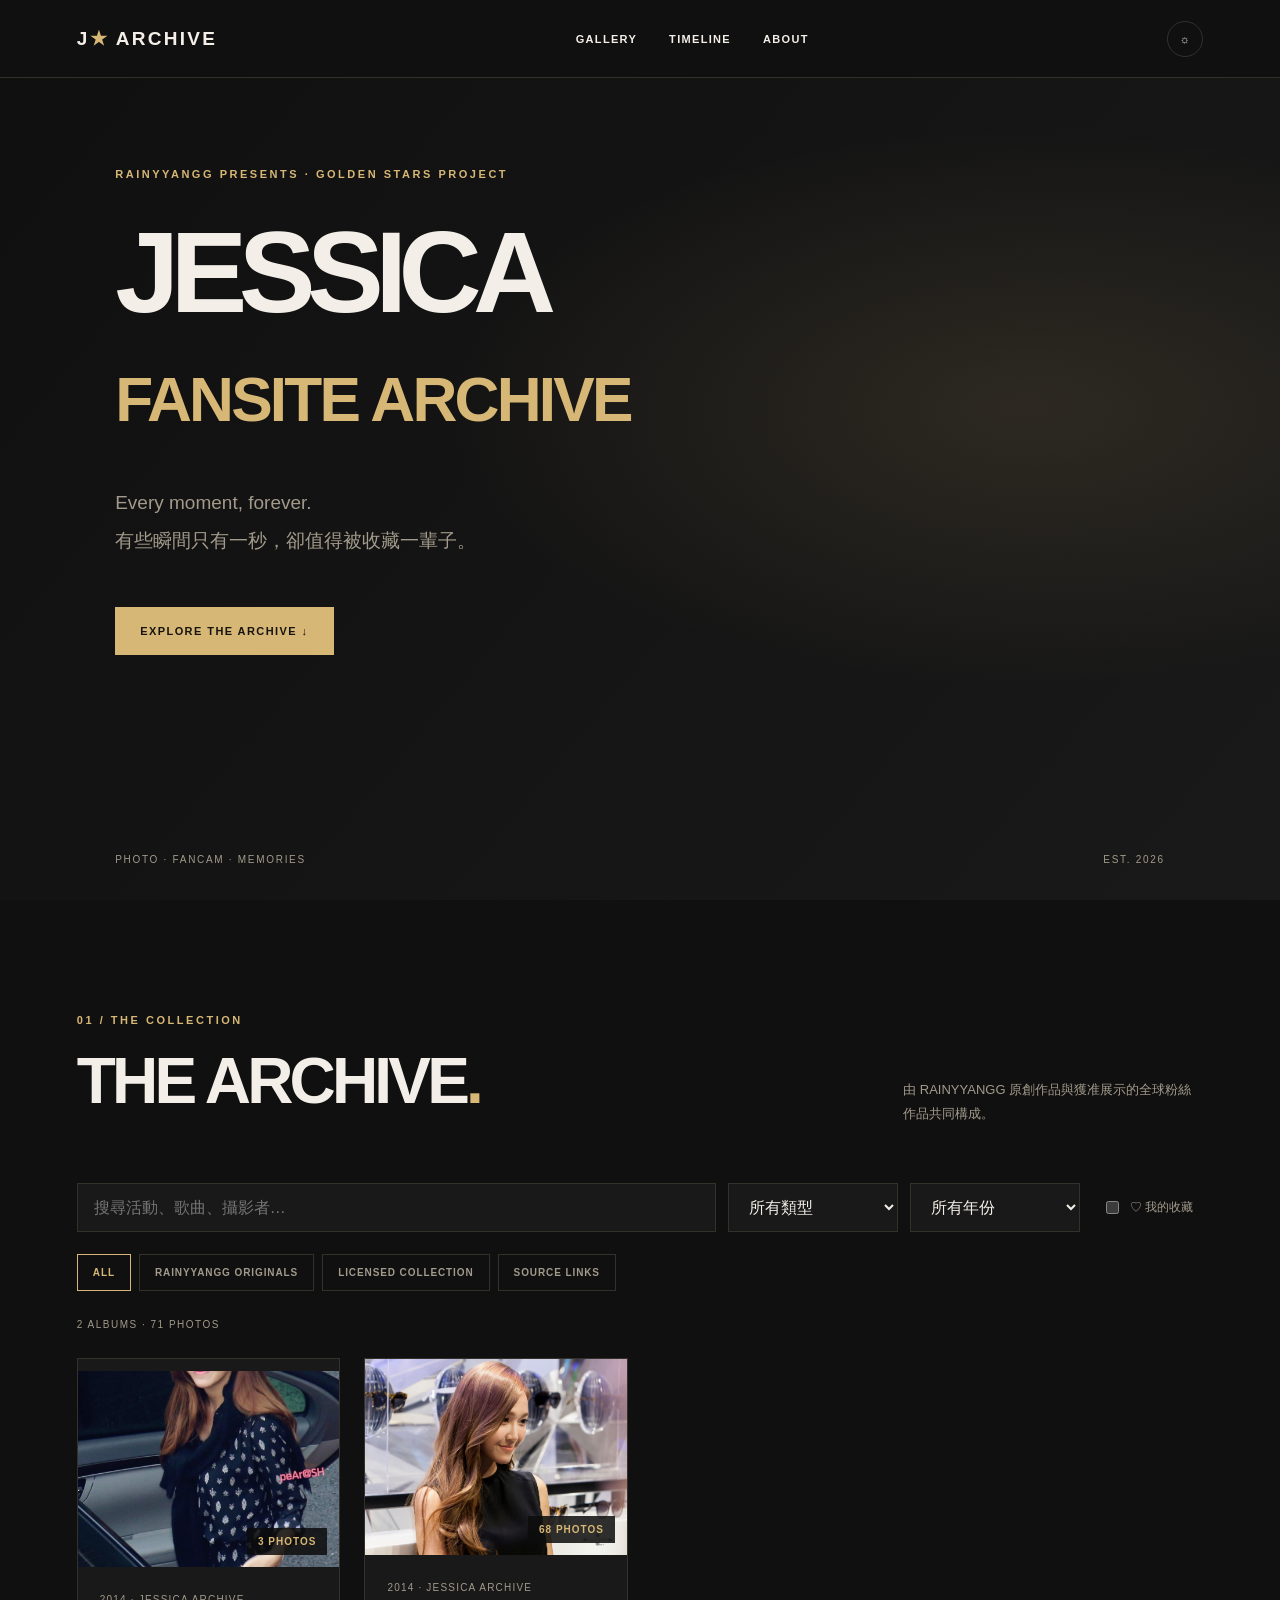
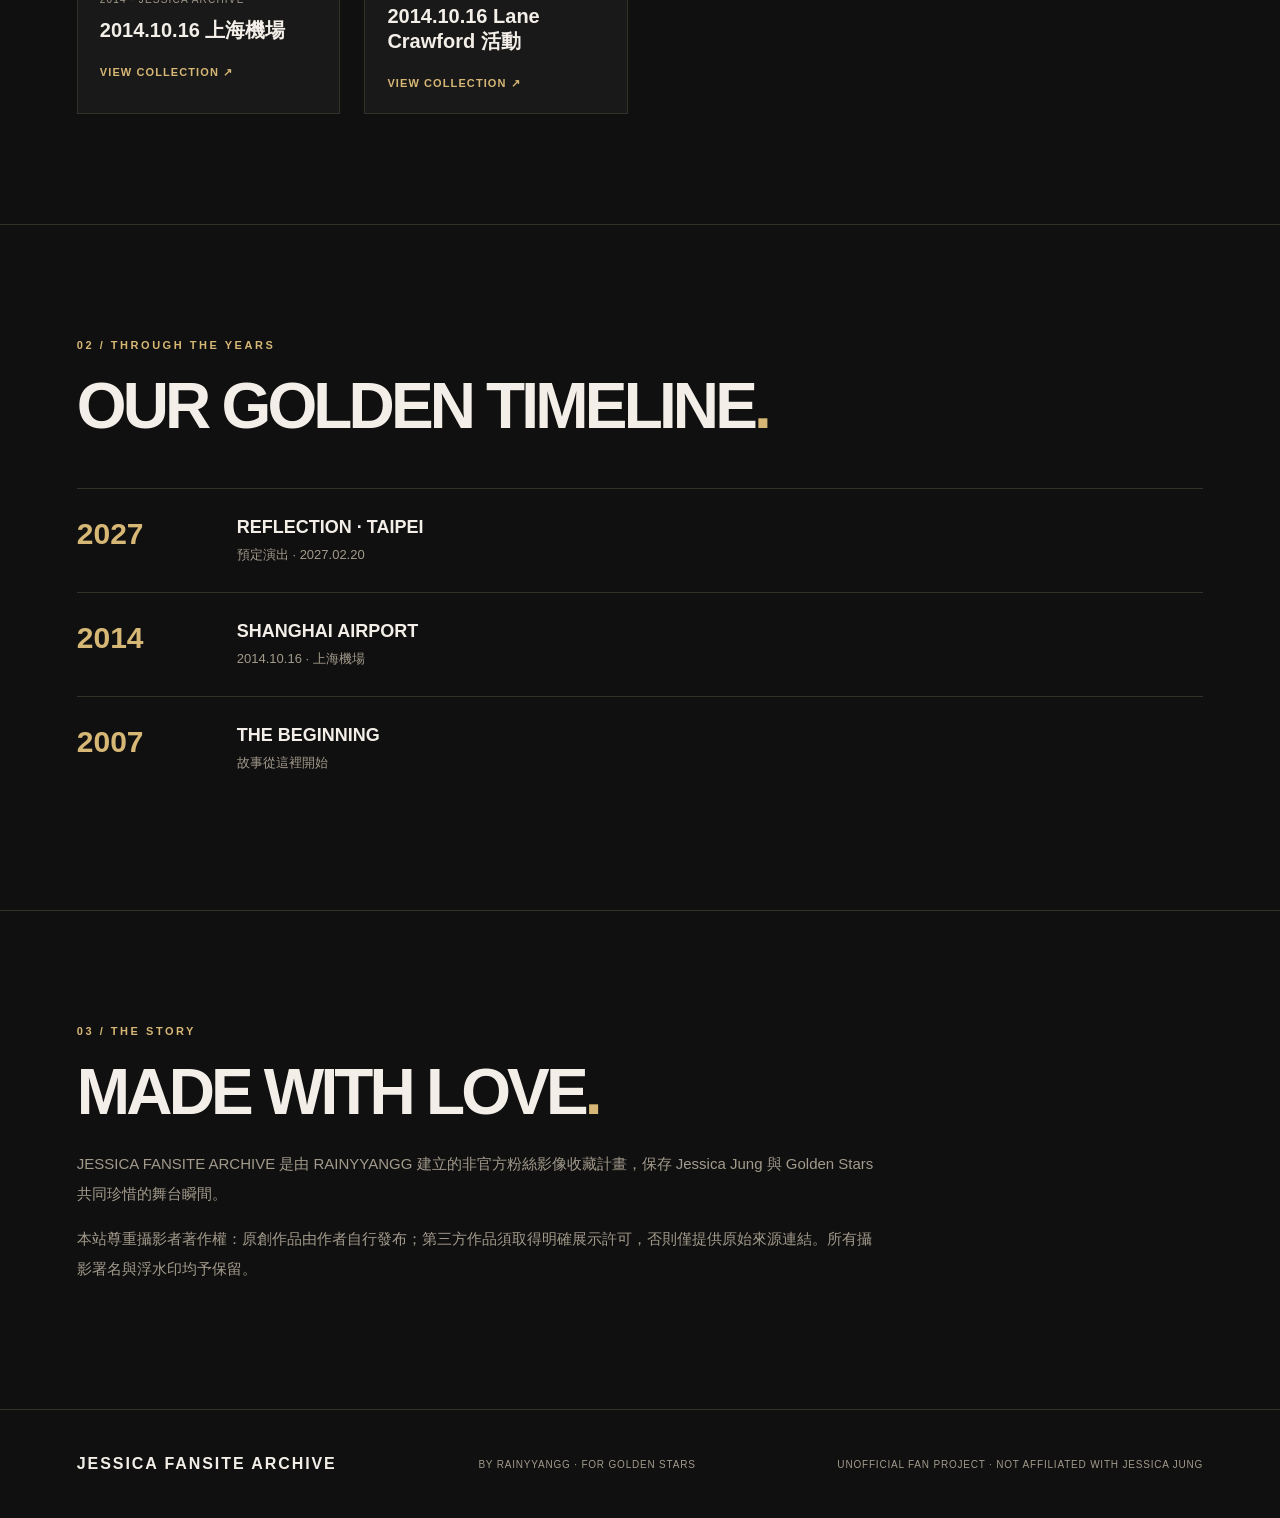
<file: index.html>
<!doctype html><html lang="zh-Hant"><head><meta charset="utf-8"><meta name="viewport" content="width=device-width,initial-scale=1"><meta name="theme-color" content="#101010"><meta name="description" content="JESSICA FANSITE ARCHIVE — a fan-made photo and fancam collection by RAINYYANGG"><title>JESSICA FANSITE ARCHIVE | RAINYYANGG</title><link rel="stylesheet" href="style.css"></head><body><header class="nav"><a class="brand" href="#home">J<span>★</span> ARCHIVE</a><nav><a href="#gallery">GALLERY</a><a href="#timeline">TIMELINE</a><a href="#about">ABOUT</a></nav><button id="theme" aria-label="切換深淺色">☼</button></header><main id="home"><section class="hero"><div class="eyebrow">RAINYYANGG PRESENTS · GOLDEN STARS PROJECT</div><h1>JESSICA<br><em>FANSITE ARCHIVE</em></h1><p>Every moment, forever.<br>有些瞬間只有一秒，卻值得被收藏一輩子。</p><a class="primary" href="#gallery">EXPLORE THE ARCHIVE ↓</a><div class="hero-foot"><span>PHOTO · FANCAM · MEMORIES</span><span>EST. 2026</span></div></section><section id="gallery" class="section"><div class="section-heading"><div><span class="eyebrow">01 / THE COLLECTION</span><h2>THE ARCHIVE<span class="gold">.</span></h2></div><p>由 RAINYYANGG 原創作品與獲准展示的全球粉絲作品共同構成。</p></div><div class="tools"><input id="search" type="search" placeholder="搜尋活動、歌曲、攝影者…" aria-label="搜尋作品"><select id="type" aria-label="作品類型"><option value="all">所有類型</option><option value="photo">飯拍照片</option><option value="video">Fancam 影片</option></select><select id="year" aria-label="年份"><option value="all">所有年份</option></select><label class="fav-label"><input id="favorites" type="checkbox"> ♡ 我的收藏</label></div><div id="filters" class="filters"><button class="active" data-category="all">ALL</button><button data-category="original">RAINYYANGG ORIGINALS</button><button data-category="licensed">LICENSED COLLECTION</button><button data-category="linked">SOURCE LINKS</button></div><div id="count" class="count" aria-live="polite"></div><div id="galleryGrid" class="gallery"></div><div id="empty" class="empty" hidden>尚無符合條件的作品。<br><small>第一版尚未加入未經授權的飯拍；妳可以在 data.js 中新增自己的作品。</small></div></section><section id="timeline" class="section timeline"><span class="eyebrow">02 / THROUGH THE YEARS</span><h2>OUR GOLDEN TIMELINE<span class="gold">.</span></h2><div id="timelineList" class="timeline-list"></div></section><section id="about" class="section about"><span class="eyebrow">03 / THE STORY</span><h2>MADE WITH LOVE<span class="gold">.</span></h2><p>JESSICA FANSITE ARCHIVE 是由 RAINYYANGG 建立的非官方粉絲影像收藏計畫，保存 Jessica Jung 與 Golden Stars 共同珍惜的舞台瞬間。</p><p>本站尊重攝影者著作權：原創作品由作者自行發布；第三方作品須取得明確展示許可，否則僅提供原始來源連結。所有攝影署名與浮水印均予保留。</p></section></main><footer><strong>JESSICA FANSITE ARCHIVE</strong><span>BY RAINYYANGG · FOR GOLDEN STARS</span><small>UNOFFICIAL FAN PROJECT · NOT AFFILIATED WITH JESSICA JUNG</small></footer><dialog id="detail"><button id="close" class="close" aria-label="關閉">✕</button><div id="detailBody"></div></dialog><script src="data.js"></script><script src="app.js"></script></body></html>
</file>
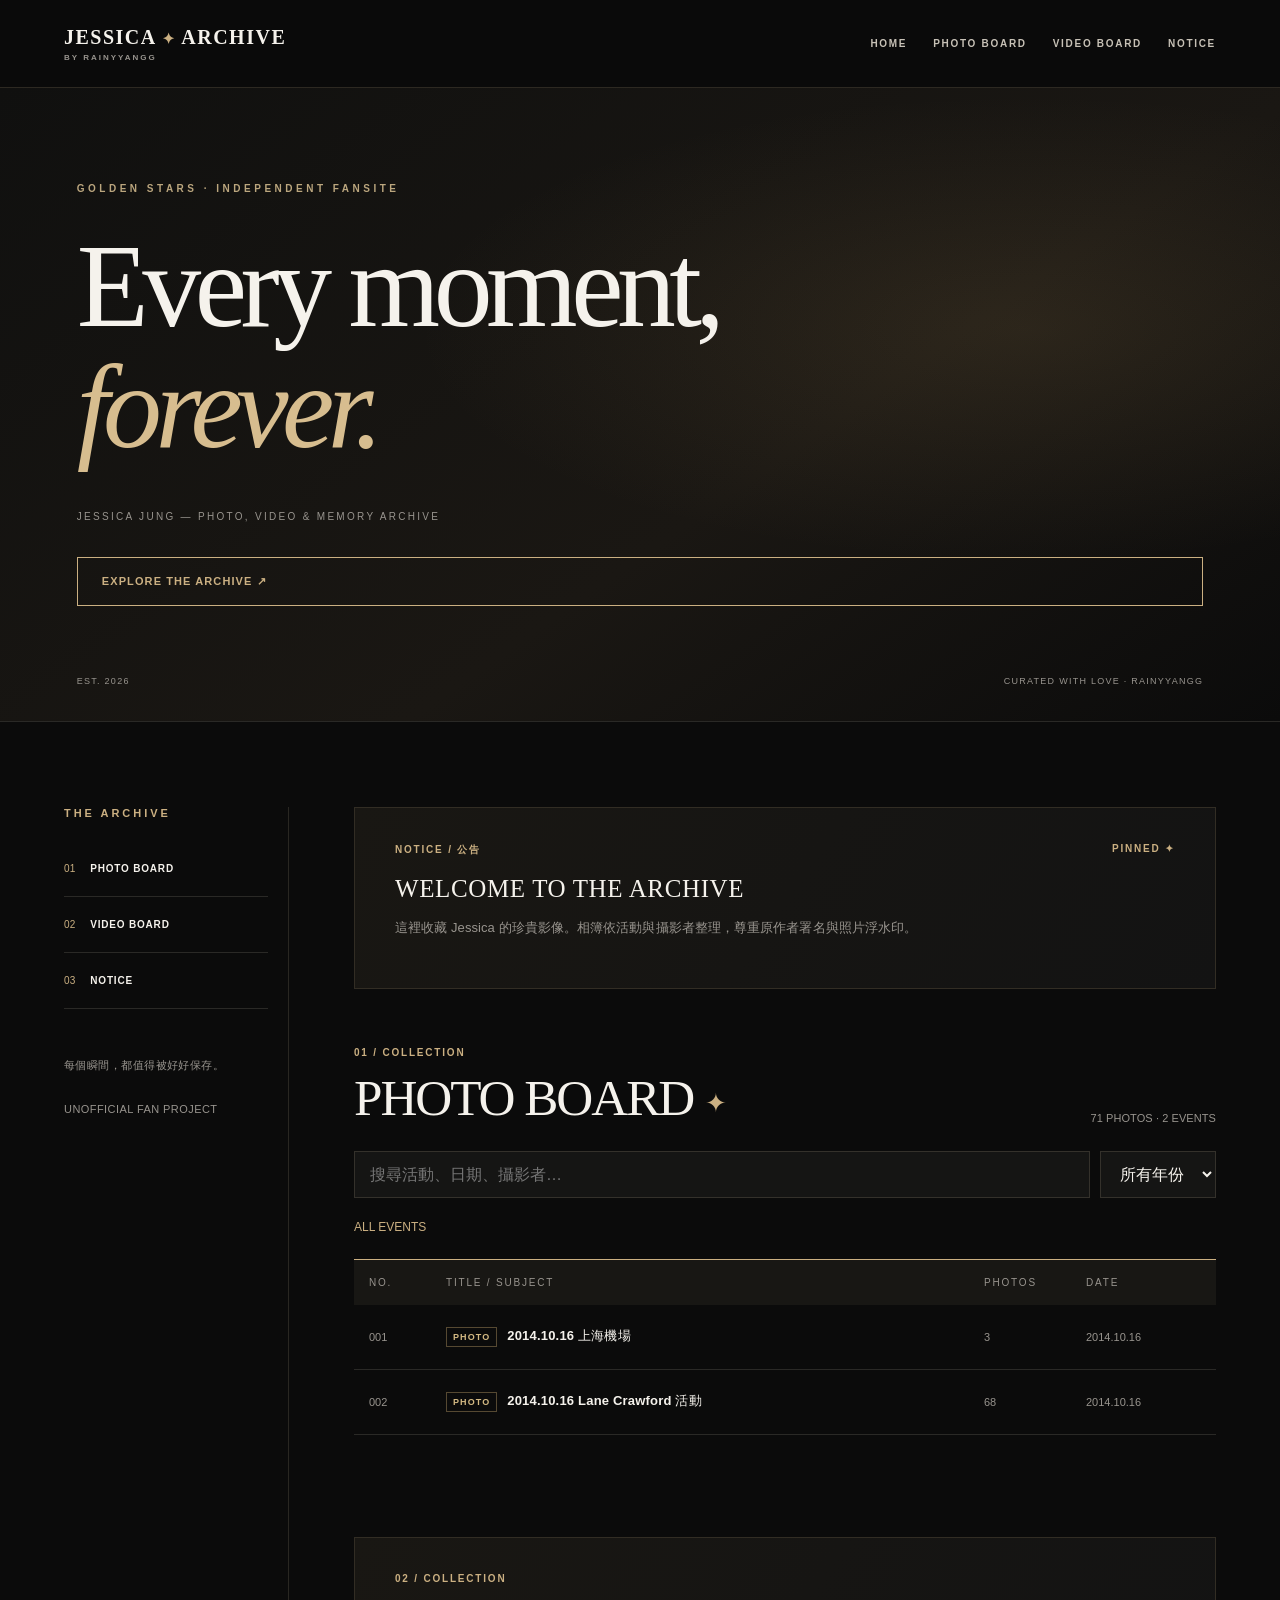
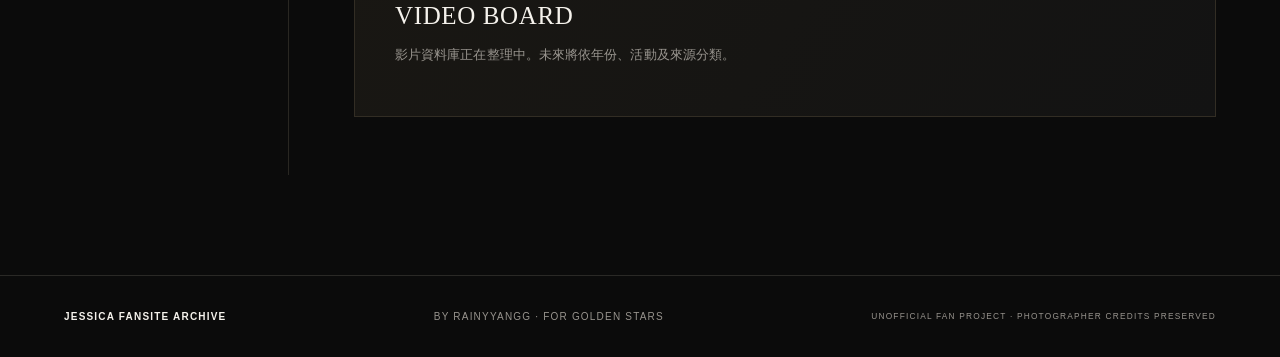
<file: v2/index.html>
<!doctype html><html lang="zh-Hant"><head><meta charset="utf-8"><meta name="viewport" content="width=device-width,initial-scale=1"><meta name="theme-color" content="#10100f"><title>JESSICA FANSITE ARCHIVE 2.0 | RAINYYANGG</title><link rel="stylesheet" href="style.css"></head><body><header class="top"><a class="logo" href="#home">JESSICA<span>✦</span>ARCHIVE <small>BY RAINYYANGG</small></a><nav><a href="#home">HOME</a><a href="#photo">PHOTO BOARD</a><a href="#video">VIDEO BOARD</a><a href="#notice">NOTICE</a></nav></header><main><section class="hero" id="home"><div class="kicker">GOLDEN STARS · INDEPENDENT FANSITE</div><h1>Every moment,<br><i>forever.</i></h1><p>JESSICA JUNG — PHOTO, VIDEO & MEMORY ARCHIVE</p><a class="cta" href="#photo">EXPLORE THE ARCHIVE ↗</a><div class="hero-bottom"><span>EST. 2026</span><span>CURATED WITH LOVE · RAINYYANGG</span></div></section><div class="layout"><aside><div class="side-title">THE ARCHIVE</div><a href="#photo">01 <span>PHOTO BOARD</span></a><a href="#video">02 <span>VIDEO BOARD</span></a><a href="#notice">03 <span>NOTICE</span></a><div class="side-note">每個瞬間，都值得被好好保存。<br><br>UNOFFICIAL FAN PROJECT</div></aside><div class="content"><section id="notice" class="panel"><div class="section-top"><span class="label">NOTICE / 公告</span><span class="label">PINNED ✦</span></div><h2>WELCOME TO THE ARCHIVE</h2><p>這裡收藏 Jessica 的珍貴影像。相簿依活動與攝影者整理，尊重原作者署名與照片浮水印。</p></section><section id="photo" class="board"><div class="board-heading"><div><div class="label">01 / COLLECTION</div><h2>PHOTO BOARD<span>✦</span></h2></div><div id="total" class="stat"></div></div><div class="toolbar"><input id="search" placeholder="搜尋活動、日期、攝影者…" aria-label="搜尋相簿"><select id="year"><option value="">所有年份</option></select></div><div id="breadcrumbs" class="breadcrumbs"></div><div class="board-table"><div class="board-header"><span>NO.</span><span>TITLE / SUBJECT</span><span>PHOTOS</span><span>DATE</span></div><div id="rows"></div></div><div id="photoGrid" class="photo-grid" hidden></div><p id="empty" class="empty" hidden>沒有符合的內容。</p></section><section id="video" class="panel secondary"><div class="label">02 / COLLECTION</div><h2>VIDEO BOARD</h2><p>影片資料庫正在整理中。未來將依年份、活動及來源分類。</p></section></div></div></main><footer><b>JESSICA FANSITE ARCHIVE</b><span>BY RAINYYANGG · FOR GOLDEN STARS</span><small>UNOFFICIAL FAN PROJECT · PHOTOGRAPHER CREDITS PRESERVED</small></footer><dialog id="lightbox"><button id="close" aria-label="關閉">✕</button><div id="detail"></div></dialog><script src="../data.js"></script><script src="app.js"></script></body></html>
</file>
<file: style.css>
:root{font-family:Inter,-apple-system,BlinkMacSystemFont,"Noto Sans TC",sans-serif;color-scheme:dark;--bg:#101010;--surface:#191919;--text:#f3efe8;--muted:#a29a8b;--line:#34312b;--gold:#d7b775}*{box-sizing:border-box}html{scroll-behavior:smooth}body{margin:0;background:var(--bg);color:var(--text);transition:background .2s,color .2s}body.light{--bg:#f7f3eb;--surface:#fff;--text:#201d18;--muted:#756d61;--line:#ded5c6;color-scheme:light}button,input,select{font:inherit}button{cursor:pointer}a{color:inherit;text-decoration:none}.gold,.brand span{color:var(--gold)}.nav{height:78px;display:flex;align-items:center;justify-content:space-between;padding:0 clamp(20px,6vw,100px);border-bottom:1px solid var(--line);position:sticky;top:0;background:var(--bg);z-index:5}.brand{font-size:19px;font-weight:800;letter-spacing:.12em}.nav nav{display:flex;gap:32px}.nav nav a,.nav button{font-size:11px;letter-spacing:.12em;font-weight:700}.nav nav a:hover{color:var(--gold)}.nav button{border:1px solid var(--line);background:none;color:var(--text);border-radius:50%;width:36px;height:36px}.hero{min-height:680px;min-height:calc(100svh - 78px);display:flex;flex-direction:column;justify-content:center;padding:90px clamp(20px,9vw,160px) 35px;background:radial-gradient(ellipse at 80% 40%,rgba(215,183,117,.12),transparent 40%),linear-gradient(130deg,var(--bg),var(--surface));position:relative}.eyebrow{font-size:11px;font-weight:750;color:var(--gold);letter-spacing:.23em}.hero h1{font-size:clamp(55px,9vw,145px);line-height:.95;letter-spacing:-.075em;margin:38px 0 28px;font-weight:850}.hero h1 em{font-style:normal;color:var(--gold);font-size:.54em;letter-spacing:-.045em}.hero p{font-size:clamp(15px,1.5vw,19px);color:var(--muted);line-height:2}.primary{align-self:flex-start;background:var(--gold);color:#17140f;padding:18px 25px;margin-top:28px;font-size:11px;font-weight:850;letter-spacing:.13em}.primary:hover{background:#f0d39a}.hero-foot{display:flex;justify-content:space-between;margin-top:auto;padding-top:65px;font-size:10px;color:var(--muted);letter-spacing:.17em}.section{max-width:1450px;margin:auto;padding:110px clamp(20px,6vw,100px)}.section h2{font-size:clamp(36px,5vw,70px);letter-spacing:-.06em;margin:16px 0 20px}.section-heading{display:flex;justify-content:space-between;align-items:end;gap:30px}.section-heading p{max-width:300px;color:var(--muted);font-size:13px;line-height:1.8}.tools{display:flex;flex-wrap:wrap;gap:12px;margin:45px 0 22px}.tools input[type=search],.tools select{border:1px solid var(--line);background:var(--surface);color:var(--text);padding:14px 16px;border-radius:0;min-width:170px}.tools input[type=search]{flex:1;min-width:220px}.fav-label{display:flex;align-items:center;gap:8px;color:var(--muted);font-size:12px;padding:0 10px}.filters{display:flex;gap:8px;flex-wrap:wrap}.filters button{border:1px solid var(--line);background:transparent;color:var(--muted);font-size:10px;font-weight:750;letter-spacing:.09em;padding:12px 15px}.filters button.active,.filters button:hover{border-color:var(--gold);color:var(--gold)}.count{font-size:10px;letter-spacing:.15em;color:var(--muted);margin:28px 0}.gallery{columns:3 260px;column-gap:20px}.work{break-inside:avoid;margin:0 0 22px;background:var(--surface);border:1px solid var(--line)}.work-image{position:relative}.work-image img{display:block;width:100%;height:auto;min-height:250px;object-fit:cover}.work-tag{position:absolute;top:14px;left:14px;background:rgba(16,16,16,.84);color:var(--gold);padding:9px 11px;font-size:9px;letter-spacing:.13em;font-weight:750}.placeholder{min-height:310px;display:flex;flex-direction:column;align-items:center;justify-content:center;background:linear-gradient(140deg,#1c1b19,#343027);gap:15px;color:var(--gold)}.placeholder span{font-size:55px}.placeholder small{font-size:10px;letter-spacing:.25em}.work-info{padding:20px}.work-year,.work-credit{font-size:11px;color:var(--muted)}.work h3{font-size:20px;margin:12px 0}.work-actions{display:flex;align-items:center;justify-content:space-between;margin-top:20px}.work-actions button{background:none;border:0;color:var(--gold);font-size:11px;font-weight:800}.work-actions .heart{font-size:25px}.empty{text-align:center;padding:90px 15px;border:1px solid var(--line);font-size:18px;letter-spacing:.08em}.empty small{display:block;margin-top:18px;font-size:12px;letter-spacing:0;color:var(--muted);line-height:1.8}.timeline{border-top:1px solid var(--line)}.timeline-list{margin-top:45px}.time-item{display:grid;grid-template-columns:140px 1fr;border-top:1px solid var(--line);padding:28px 0;gap:20px}.time-year{color:var(--gold);font-size:30px;font-weight:800}.time-item h3{margin:0 0 8px;font-size:18px}.time-item p{margin:0;color:var(--muted);font-size:13px}.about{border-top:1px solid var(--line)}.about p{max-width:800px;color:var(--muted);line-height:2;font-size:15px}footer{padding:45px clamp(20px,6vw,100px);border-top:1px solid var(--line);display:flex;flex-wrap:wrap;justify-content:space-between;gap:15px;align-items:center}footer strong{letter-spacing:.12em}footer span,footer small{font-size:10px;letter-spacing:.08em;color:var(--muted)}dialog{background:var(--surface);color:var(--text);border:1px solid var(--gold);padding:30px;max-width:min(850px,92vw);max-height:90vh}dialog::backdrop{background:rgba(0,0,0,.85)}.close{float:right;background:none;color:var(--gold);border:0;font-size:22px}.detail-media img{max-width:100%;max-height:65vh;display:block;margin:auto}.detail-media{text-align:center;color:var(--gold);padding:30px}.detail-info h2{font-size:28px}.detail-info p{color:var(--muted);line-height:1.7}.detail-info a{color:var(--gold);font-weight:700;font-size:12px}@media(max-width:650px){.nav{height:65px;padding:0 18px}.nav nav{gap:12px}.nav nav a{font-size:9px}.brand{font-size:13px}.hero{min-height:640px;padding:75px 22px 30px}.hero h1{font-size:clamp(44px,11vw,70px)}.hero-foot{font-size:8px}.section{padding:75px 20px}.section-heading{display:block}.tools{margin-top:25px}.tools select{flex:1}.time-item{grid-template-columns:90px 1fr}.time-year{font-size:23px}footer{display:block}footer>*{display:block;margin:0 0 12px}}
/* Event albums: covers first, photos inside */
.gallery.album-view{columns:initial;display:grid;grid-template-columns:repeat(auto-fill,minmax(260px,1fr));gap:24px}.album-card{display:block;text-align:left;padding:0;border:1px solid var(--line);background:var(--surface);color:var(--text);width:100%;overflow:hidden;transition:transform .2s,border-color .2s}.album-card:hover{transform:translateY(-4px);border-color:var(--gold)}.album-cover{aspect-ratio:4/3;position:relative;overflow:hidden;background:#27231d;display:flex;align-items:center;justify-content:center;color:var(--gold);font-size:48px}.album-cover img{width:100%;height:100%;object-fit:cover;display:block;transition:transform .3s}.album-card:hover img{transform:scale(1.04)}.album-quantity{position:absolute;bottom:12px;right:12px;background:rgba(12,12,12,.85);padding:8px 11px;color:var(--gold);font-size:10px;font-weight:800;letter-spacing:.1em}.album-info{padding:22px}.album-info small{font-size:10px;color:var(--muted);letter-spacing:.12em}.album-info h3{font-size:20px;margin:10px 0 18px}.album-info>span{font-size:11px;color:var(--gold);font-weight:800;letter-spacing:.1em}.gallery.photo-view{columns:initial;display:grid;grid-template-columns:repeat(auto-fill,minmax(180px,1fr));gap:14px}.photo-view .work{margin:0}.photo-view .work-image img{height:230px;min-height:0;object-fit:cover}.photo-view .work-info{padding:12px}.photo-view .work h3{font-size:13px}.photo-view .work-year,.photo-view .work-credit{font-size:10px}.photo-view .work-actions{margin-top:10px}.photo-view .work-tag{font-size:8px;padding:6px}.album-back{grid-column:1/-1;justify-self:start;border:1px solid var(--gold);background:none;color:var(--gold);padding:12px 16px;font-size:12px}.album-heading{grid-column:1/-1}.album-heading h3{font-size:clamp(22px,3vw,36px);margin:4px 0}.album-heading p{color:var(--muted);font-size:12px}@media(max-width:650px){.gallery.album-view{grid-template-columns:repeat(2,minmax(0,1fr));gap:12px}.album-info{padding:12px}.album-info h3{font-size:14px}.album-info small,.album-info>span{font-size:9px}.gallery.photo-view{grid-template-columns:repeat(2,minmax(0,1fr));gap:9px}.photo-view .work-image img{height:175px}.photo-view .work-info{padding:9px}.photo-view .work h3{font-size:12px}}
</file>
<file: v2/style.css>
:root{--bg:#10100f;--card:#191816;--line:#373127;--text:#f6f2e9;--muted:#aaa092;--gold:#d8b876;font-family:Inter,-apple-system,BlinkMacSystemFont,"Noto Sans TC",sans-serif}*{box-sizing:border-box}html{scroll-behavior:smooth}body{margin:0;background:var(--bg);color:var(--text)}a{color:inherit;text-decoration:none}button,input,select{font:inherit}.top{position:sticky;top:0;z-index:4;background:#10100ff2;backdrop-filter:blur(12px);border-bottom:1px solid var(--line);min-height:76px;display:flex;justify-content:space-between;align-items:center;padding:15px max(5vw,20px);gap:20px}.logo{font-size:18px;font-weight:900;letter-spacing:.08em}.logo span{color:var(--gold);margin:0 5px}.logo small{display:block;font-size:9px;letter-spacing:.2em;color:var(--muted);margin-top:4px}.top nav{display:flex;gap:26px}.top nav a{font-size:10px;letter-spacing:.13em;font-weight:800}.top nav a:hover{color:var(--gold)}.hero{min-height:430px;padding:76px max(6vw,24px) 25px;background:radial-gradient(circle at 80% 40%,#5a452638,transparent 38%),linear-gradient(120deg,#131210,#211d17);border-bottom:1px solid var(--line)}.kicker,.label{font-size:10px;font-weight:800;letter-spacing:.18em;color:var(--gold)}.hero h1{font-size:clamp(54px,8vw,116px);line-height:.95;letter-spacing:-.065em;margin:32px 0 24px}.hero h1 i{color:var(--gold);font-style:normal}.hero p{font-size:11px;color:var(--muted);letter-spacing:.15em}.cta{display:inline-block;margin-top:25px;background:var(--gold);color:#16130e;padding:15px 20px;font-size:11px;font-weight:900;letter-spacing:.1em}.hero-bottom{display:flex;justify-content:space-between;margin-top:55px;color:var(--muted);font-size:9px;letter-spacing:.14em}.layout{display:grid;grid-template-columns:210px minmax(0,1fr);gap:45px;max-width:1450px;padding:65px 5vw 100px;margin:auto}aside{border-right:1px solid var(--line);padding-right:20px}.side-title{font-size:11px;letter-spacing:.15em;color:var(--gold);font-weight:900;margin-bottom:22px}aside a{display:flex;gap:15px;padding:17px 0;border-bottom:1px solid var(--line);font-size:10px;color:var(--gold)}aside a span{color:var(--text);font-weight:800;letter-spacing:.08em}.side-note{font-size:11px;color:var(--muted);line-height:2;margin-top:45px}.panel{background:var(--card);border:1px solid var(--line);padding:26px 30px;margin-bottom:58px}.section-top{display:flex;justify-content:space-between}.panel h2{font-size:21px;letter-spacing:.02em;margin:18px 0 10px}.panel p{font-size:13px;color:var(--muted);line-height:1.9}.board-heading{display:flex;justify-content:space-between;align-items:end}.board-heading h2{font-size:clamp(30px,4vw,54px);margin:10px 0 24px;letter-spacing:-.05em}.board-heading h2 span{color:var(--gold);margin-left:12px}.stat{font-size:11px;color:var(--muted);margin-bottom:27px}.toolbar{display:flex;gap:10px;margin-bottom:22px}.toolbar input,.toolbar select{background:var(--card);color:var(--text);border:1px solid var(--line);padding:13px 15px}.toolbar input{flex:1;min-width:0}.breadcrumbs{min-height:24px;font-size:12px;color:var(--gold);margin-bottom:15px}.breadcrumbs button{background:none;border:0;color:var(--gold);cursor:pointer;padding:0 7px 0 0}.board-table{border-top:2px solid var(--gold)}.board-header,.board-row{display:grid;grid-template-columns:65px minmax(0,1fr) 90px 115px;gap:12px;align-items:center}.board-header{background:#201d18;padding:17px 15px;font-size:10px;color:var(--muted);letter-spacing:.1em}.board-row{width:100%;border:0;border-bottom:1px solid var(--line);padding:19px 15px;background:transparent;color:var(--text);text-align:left;cursor:pointer}.board-row:hover{background:#211e18}.board-row .no,.board-row .meta{font-size:11px;color:var(--muted)}.board-row .title{font-size:13px;font-weight:750;overflow-wrap:anywhere}.tag{display:inline-block;color:var(--gold);font-size:9px;letter-spacing:.08em;border:1px solid #64502c;padding:4px 6px;margin-right:10px}.photo-grid{display:grid;grid-template-columns:repeat(auto-fill,minmax(175px,1fr));gap:15px;margin-top:22px}.photo-card{background:var(--card);border:1px solid var(--line);padding:0;color:var(--text);text-align:left;cursor:pointer}.photo-card img{width:100%;aspect-ratio:3/4;object-fit:cover;display:block}.photo-card div{padding:12px;font-size:11px;color:var(--muted)}.empty{color:var(--muted);padding:30px}.secondary{margin-top:80px}footer{border-top:1px solid var(--line);padding:35px 5vw;display:flex;gap:20px;flex-wrap:wrap;justify-content:space-between;font-size:10px;color:var(--muted)}footer b{color:var(--text);letter-spacing:.12em}dialog{max-width:min(1000px,95vw);max-height:95vh;background:var(--card);border:1px solid var(--gold);color:var(--text)}dialog::backdrop{background:#000d}#close{float:right;border:0;background:none;color:var(--gold);font-size:25px;cursor:pointer}#detail img{display:block;max-width:100%;max-height:75vh;margin:25px auto}#detail p{color:var(--muted);font-size:13px}@media(max-width:760px){.top{align-items:flex-start;flex-direction:column;gap:14px}.top nav{width:100%;overflow-x:auto;gap:17px;white-space:nowrap}.top nav a{font-size:9px}.hero{min-height:390px}.layout{display:block;padding:40px 16px 70px}aside{border:0;border-bottom:1px solid var(--line);padding:0 0 20px;margin-bottom:35px}aside a{display:inline-flex;margin-right:16px}.side-note{display:none}.panel{padding:20px}.board-header,.board-row{grid-template-columns:35px minmax(0,1fr) 50px;gap:8px;padding:15px 8px}.board-header span:last-child,.board-row .date{display:none}.tag{display:block;width:max-content;margin-bottom:6px}.toolbar{flex-wrap:wrap}.toolbar select{width:100%}.photo-grid{grid-template-columns:repeat(2,minmax(0,1fr));gap:9px}}

/* V2.1 — premium Korean fansite editorial refinement */
:root{--bg:#0b0b0b;--card:#141414;--line:#2a2926;--text:#f5f2ec;--muted:#98948e;--gold:#cbb082}
body{background:var(--bg);letter-spacing:.005em}
.top{min-height:88px;background:rgba(11,11,11,.95);border-bottom:1px solid #2d2922}
.logo{font-family:Georgia,"Times New Roman",serif;font-size:20px;font-weight:600;letter-spacing:.075em}
.logo span{font-size:15px}.logo small{font-family:Inter,-apple-system,sans-serif;font-size:8px;font-weight:600;letter-spacing:.25em}
.top nav a{font-weight:650;letter-spacing:.17em;color:#c7c1b6;transition:color .2s}
.hero{min-height:590px;display:flex;flex-direction:column;justify-content:center;background:radial-gradient(ellipse at 80% 38%,rgba(175,142,86,.13),transparent 42%),linear-gradient(145deg,#10100f,#1a1713 60%,#0b0b0b);padding-top:95px;padding-bottom:35px}
.hero .kicker{letter-spacing:.35em;color:#bba67e}
.hero h1{font-family:Georgia,"Times New Roman",serif;font-weight:400;font-size:clamp(64px,9.2vw,150px);line-height:1.03;letter-spacing:-.055em;margin:32px 0}
.hero h1 i{font-style:italic;font-weight:400;color:#d7bd8f}
.hero p{font-size:10px;letter-spacing:.23em}
.cta{background:transparent;border:1px solid var(--gold);color:var(--gold);padding:17px 24px;transition:background .2s,color .2s}
.cta:hover{background:var(--gold);color:#111}
.hero-bottom{margin-top:auto;padding-top:70px}
.layout{max-width:1510px;grid-template-columns:225px minmax(0,1fr);gap:65px;padding-top:85px}
aside{border-right-color:#292722}
.side-title{letter-spacing:.27em}
aside a{padding:22px 0;font-size:10px}
.side-note{letter-spacing:.04em}
.panel{background:linear-gradient(125deg,#191713,#131313);border:1px solid #322d24;padding:35px 40px}
.panel h2{font-family:Georgia,"Times New Roman",serif;font-size:25px;font-weight:500;letter-spacing:.025em}
.board-heading h2{font-family:Georgia,"Times New Roman",serif;font-weight:500;letter-spacing:-.04em}
.board-heading h2 span{font-size:.5em;vertical-align:middle}
.board-table{border-top:1px solid var(--gold)}
.board-header{background:#181714;letter-spacing:.18em}
.board-row{transition:background .15s;padding-top:22px;padding-bottom:22px}
.board-row:hover{background:#201d17}
.board-row .title{font-weight:550;letter-spacing:.015em}
.tag{border-color:#564932;color:#d3b983;letter-spacing:.12em}
.toolbar input,.toolbar select{background:#151514;border-color:#34312b}
.photo-card{transition:transform .2s,border-color .2s}
.photo-card:hover{transform:translateY(-3px);border-color:var(--gold)}
.photo-card img{filter:saturate(.93)}
footer{letter-spacing:.12em}
@media(max-width:760px){.top{min-height:80px}.hero{min-height:520px;padding-top:75px}.hero h1{font-size:clamp(55px,12vw,82px)}.layout{padding-top:50px}.panel{padding:23px}.board-row{padding-top:17px;padding-bottom:17px}}
</file>
